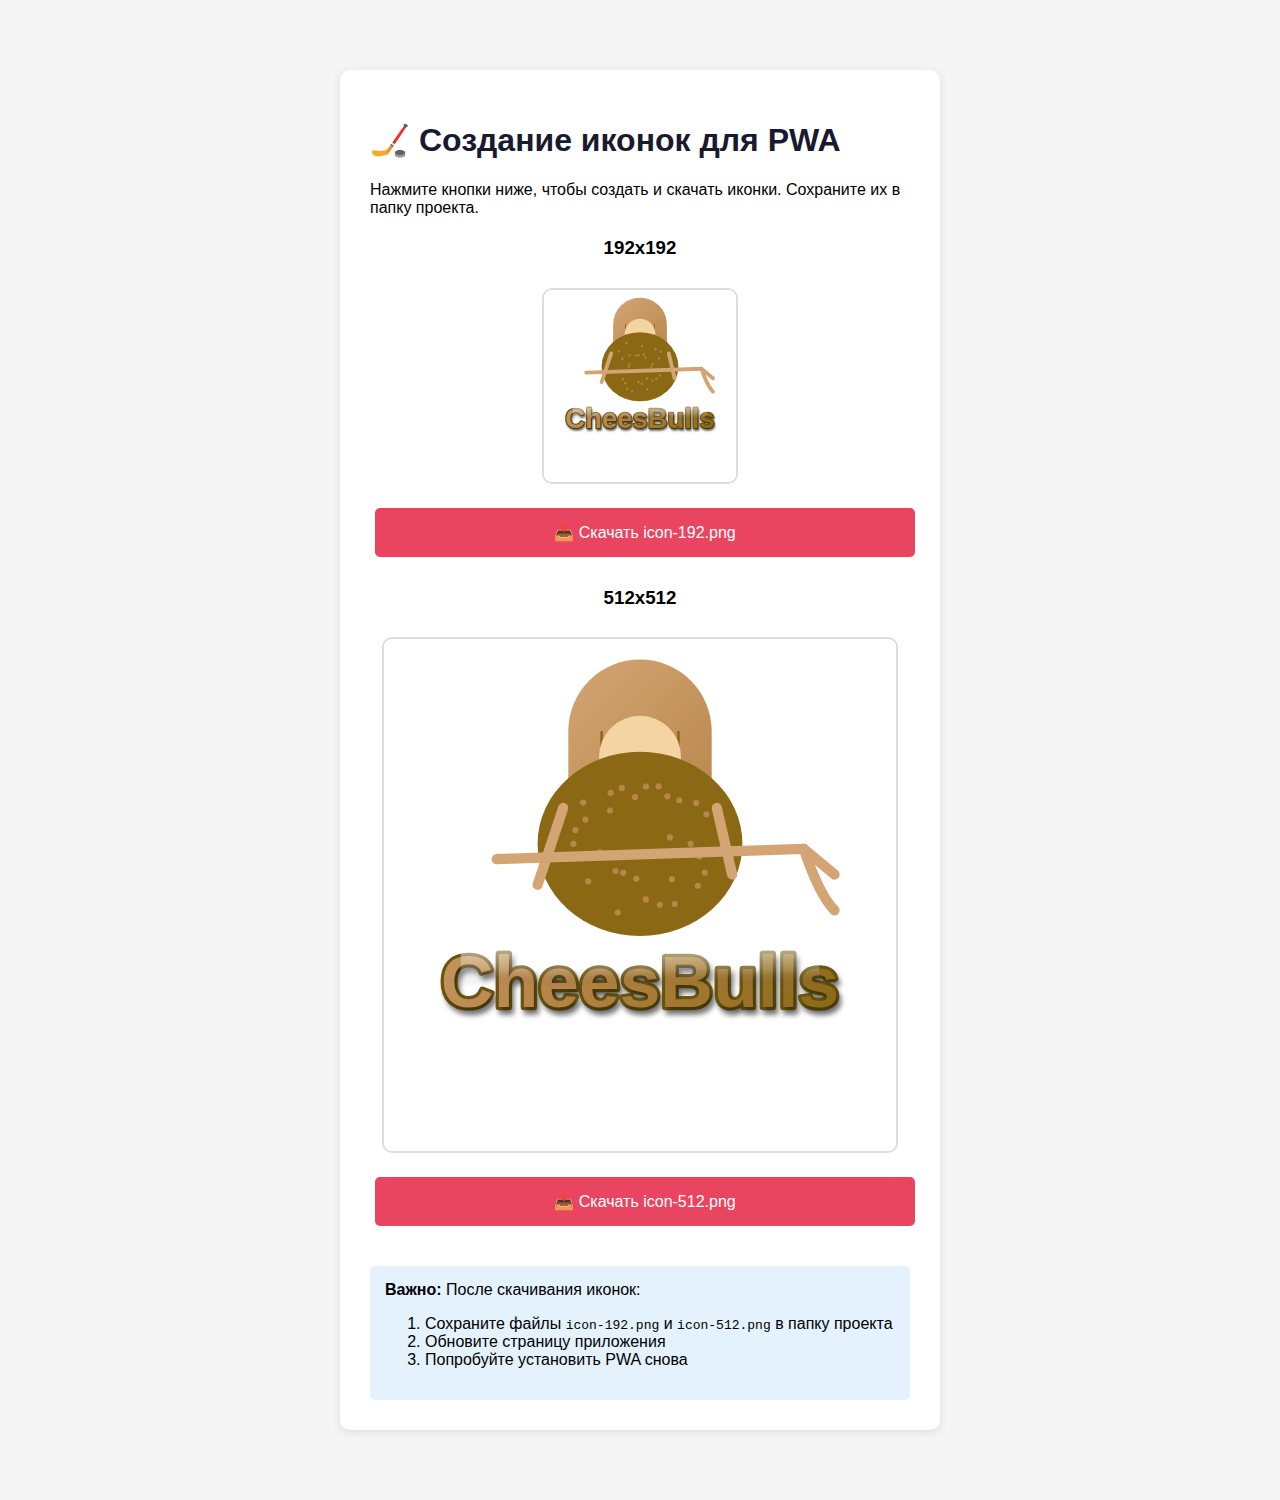
<file: create-icons-simple.html>
<!DOCTYPE html>
<html lang="ru">
<head>
    <meta charset="UTF-8">
    <meta name="viewport" content="width=device-width, initial-scale=1.0">
    <title>Создание иконок PWA</title>
    <style>
        body {
            font-family: Arial, sans-serif;
            max-width: 600px;
            margin: 50px auto;
            padding: 20px;
            background: #f5f5f5;
        }
        .container {
            background: white;
            padding: 30px;
            border-radius: 10px;
            box-shadow: 0 2px 10px rgba(0,0,0,0.1);
        }
        h1 { color: #1a1a2e; }
        button {
            padding: 15px 30px;
            margin: 10px 5px;
            background: #e94560;
            color: white;
            border: none;
            border-radius: 5px;
            cursor: pointer;
            font-size: 16px;
            width: 100%;
        }
        button:hover { background: #d63954; }
        .preview {
            text-align: center;
            margin: 20px 0;
        }
        canvas {
            border: 2px solid #ddd;
            border-radius: 10px;
            margin: 10px;
        }
    </style>
</head>
<body>
    <div class="container">
        <h1>🏒 Создание иконок для PWA</h1>
        <p>Нажмите кнопки ниже, чтобы создать и скачать иконки. Сохраните их в папку проекта.</p>
        
        <div class="preview">
            <h3>192x192</h3>
            <canvas id="canvas192" width="192" height="192"></canvas>
            <br>
            <button onclick="downloadIcon(192)">📥 Скачать icon-192.png</button>
        </div>
        
        <div class="preview">
            <h3>512x512</h3>
            <canvas id="canvas512" width="512" height="512"></canvas>
            <br>
            <button onclick="downloadIcon(512)">📥 Скачать icon-512.png</button>
        </div>
        
        <div style="margin-top: 30px; padding: 15px; background: #e3f2fd; border-radius: 5px;">
            <strong>Важно:</strong> После скачивания иконок:
            <ol>
                <li>Сохраните файлы <code>icon-192.png</code> и <code>icon-512.png</code> в папку проекта</li>
                <li>Обновите страницу приложения</li>
                <li>Попробуйте установить PWA снова</li>
            </ol>
        </div>
    </div>

    <script>
        function drawIcon(canvas, size) {
            const ctx = canvas.getContext('2d');
            
            // Белый фон
            ctx.fillStyle = '#ffffff';
            ctx.fillRect(0, 0, size, size);
            
            // Бронзовый/металлический градиент
            const bronzeGradient = ctx.createLinearGradient(0, 0, size, size);
            bronzeGradient.addColorStop(0, '#e6c89a'); // Светлый бронзовый
            bronzeGradient.addColorStop(0.2, '#d4a574'); 
            bronzeGradient.addColorStop(0.5, '#b8864a'); // Средний
            bronzeGradient.addColorStop(0.8, '#8b6914'); // Темный
            bronzeGradient.addColorStop(1, '#cd853f'); // Медный
            
            const centerX = size / 2;
            const playerTop = size * 0.08;
            const textTop = size * 0.68;
            
            // === ХОККЕИСТ (верхняя часть эмблемы) ===
            
            // Шлем с маской
            ctx.fillStyle = bronzeGradient;
            ctx.beginPath();
            // Верхняя часть шлема (округлая)
            ctx.arc(centerX, playerTop + size * 0.1, size * 0.14, Math.PI, 0, false);
            // Боковые стороны
            ctx.lineTo(centerX + size * 0.14, playerTop + size * 0.2);
            ctx.lineTo(centerX - size * 0.14, playerTop + size * 0.2);
            ctx.closePath();
            ctx.fill();
            
            // Маска шлема (сетка)
            ctx.strokeStyle = '#8b6914';
            ctx.lineWidth = Math.max(1, size / 200);
            for (let i = -3; i <= 3; i++) {
                ctx.beginPath();
                ctx.moveTo(centerX + i * size * 0.025, playerTop + size * 0.1);
                ctx.lineTo(centerX + i * size * 0.025, playerTop + size * 0.2);
                ctx.stroke();
            }
            
            // Лицо под маской (упрощенное)
            ctx.fillStyle = '#f4d4a3';
            ctx.beginPath();
            ctx.arc(centerX, playerTop + size * 0.15, size * 0.08, 0, Math.PI * 2);
            ctx.fill();
            
            // Тело/грудь (текстурированная область)
            ctx.fillStyle = '#8b6914';
            ctx.beginPath();
            ctx.ellipse(centerX, playerTop + size * 0.32, size * 0.2, size * 0.18, 0, 0, Math.PI * 2);
            ctx.fill();
            
            // Текстура на груди (зернистость)
            ctx.fillStyle = '#b8864a';
            const textureSize = size * 0.006;
            for (let i = 0; i < 30; i++) {
                const angle = (i / 30) * Math.PI * 2;
                const radius = (Math.random() * 0.5 + 0.3) * size * 0.18;
                const x = centerX + Math.cos(angle) * radius;
                const y = playerTop + size * 0.32 + Math.sin(angle) * radius;
                ctx.beginPath();
                ctx.arc(x, y, textureSize, 0, Math.PI * 2);
                ctx.fill();
            }
            
            // Плечи и руки
            ctx.strokeStyle = '#d4a574';
            ctx.fillStyle = '#d4a574';
            ctx.lineWidth = Math.max(2, size / 50);
            ctx.lineCap = 'round';
            ctx.lineJoin = 'round';
            
            // Левое плечо и рука
            ctx.beginPath();
            ctx.moveTo(centerX - size * 0.15, playerTop + size * 0.25);
            ctx.lineTo(centerX - size * 0.2, playerTop + size * 0.4);
            ctx.stroke();
            
            // Правое плечо и рука
            ctx.beginPath();
            ctx.moveTo(centerX + size * 0.15, playerTop + size * 0.25);
            ctx.lineTo(centerX + size * 0.18, playerTop + size * 0.38);
            ctx.stroke();
            
            // Клюшка (горизонтально через тело)
            ctx.beginPath();
            ctx.moveTo(centerX - size * 0.28, playerTop + size * 0.35);
            ctx.lineTo(centerX + size * 0.32, playerTop + size * 0.33);
            ctx.lineTo(centerX + size * 0.38, playerTop + size * 0.38);
            ctx.stroke();
            
            // Крюк клюшки
            ctx.beginPath();
            ctx.moveTo(centerX + size * 0.32, playerTop + size * 0.33);
            ctx.quadraticCurveTo(centerX + size * 0.35, playerTop + size * 0.42, centerX + size * 0.38, playerTop + size * 0.45);
            ctx.stroke();
            
            // === ТЕКСТ "CheesBulls" (нижняя часть эмблемы) ===
            const fontSize = Math.max(20, size / 7);
            ctx.font = `bold ${fontSize}px 'Arial Black', Arial, sans-serif`;
            ctx.textAlign = 'center';
            ctx.textBaseline = 'middle';
            
            // Тень текста (для 3D эффекта)
            ctx.shadowColor = 'rgba(0, 0, 0, 0.4)';
            ctx.shadowBlur = size * 0.01;
            ctx.shadowOffsetX = size * 0.005;
            ctx.shadowOffsetY = size * 0.01;
            
            // Обводка текста
            ctx.strokeStyle = '#6b5510';
            ctx.lineWidth = Math.max(1.5, size / 80);
            ctx.strokeText('CheesBulls', centerX, textTop);
            
            // Основной текст с градиентом
            ctx.fillStyle = bronzeGradient;
            ctx.fillText('CheesBulls', centerX, textTop);
            
            // Верхний блик на тексте (металлический эффект)
            ctx.shadowColor = 'transparent';
            const highlightGradient = ctx.createLinearGradient(0, textTop - fontSize/2, 0, textTop);
            highlightGradient.addColorStop(0, 'rgba(255, 255, 255, 0.5)');
            highlightGradient.addColorStop(0.5, 'rgba(255, 255, 255, 0.2)');
            highlightGradient.addColorStop(1, 'transparent');
            ctx.fillStyle = highlightGradient;
            ctx.fillRect(centerX - size * 0.35, textTop - fontSize/2, size * 0.7, fontSize/2);
            
            // Общая тень эмблемы
            ctx.shadowColor = 'rgba(0, 0, 0, 0.15)';
            ctx.shadowBlur = size * 0.02;
            ctx.shadowOffsetX = 0;
            ctx.shadowOffsetY = size * 0.015;
        }

        function downloadIcon(size) {
            const canvas = document.getElementById(`canvas${size}`);
            canvas.toBlob(function(blob) {
                const url = URL.createObjectURL(blob);
                const a = document.createElement('a');
                a.href = url;
                a.download = `icon-${size}.png`;
                document.body.appendChild(a);
                a.click();
                document.body.removeChild(a);
                URL.revokeObjectURL(url);
            }, 'image/png');
        }

        // Рисуем иконки при загрузке
        window.onload = function() {
            drawIcon(document.getElementById('canvas192'), 192);
            drawIcon(document.getElementById('canvas512'), 512);
        };
    </script>
</body>
</html>
</file>
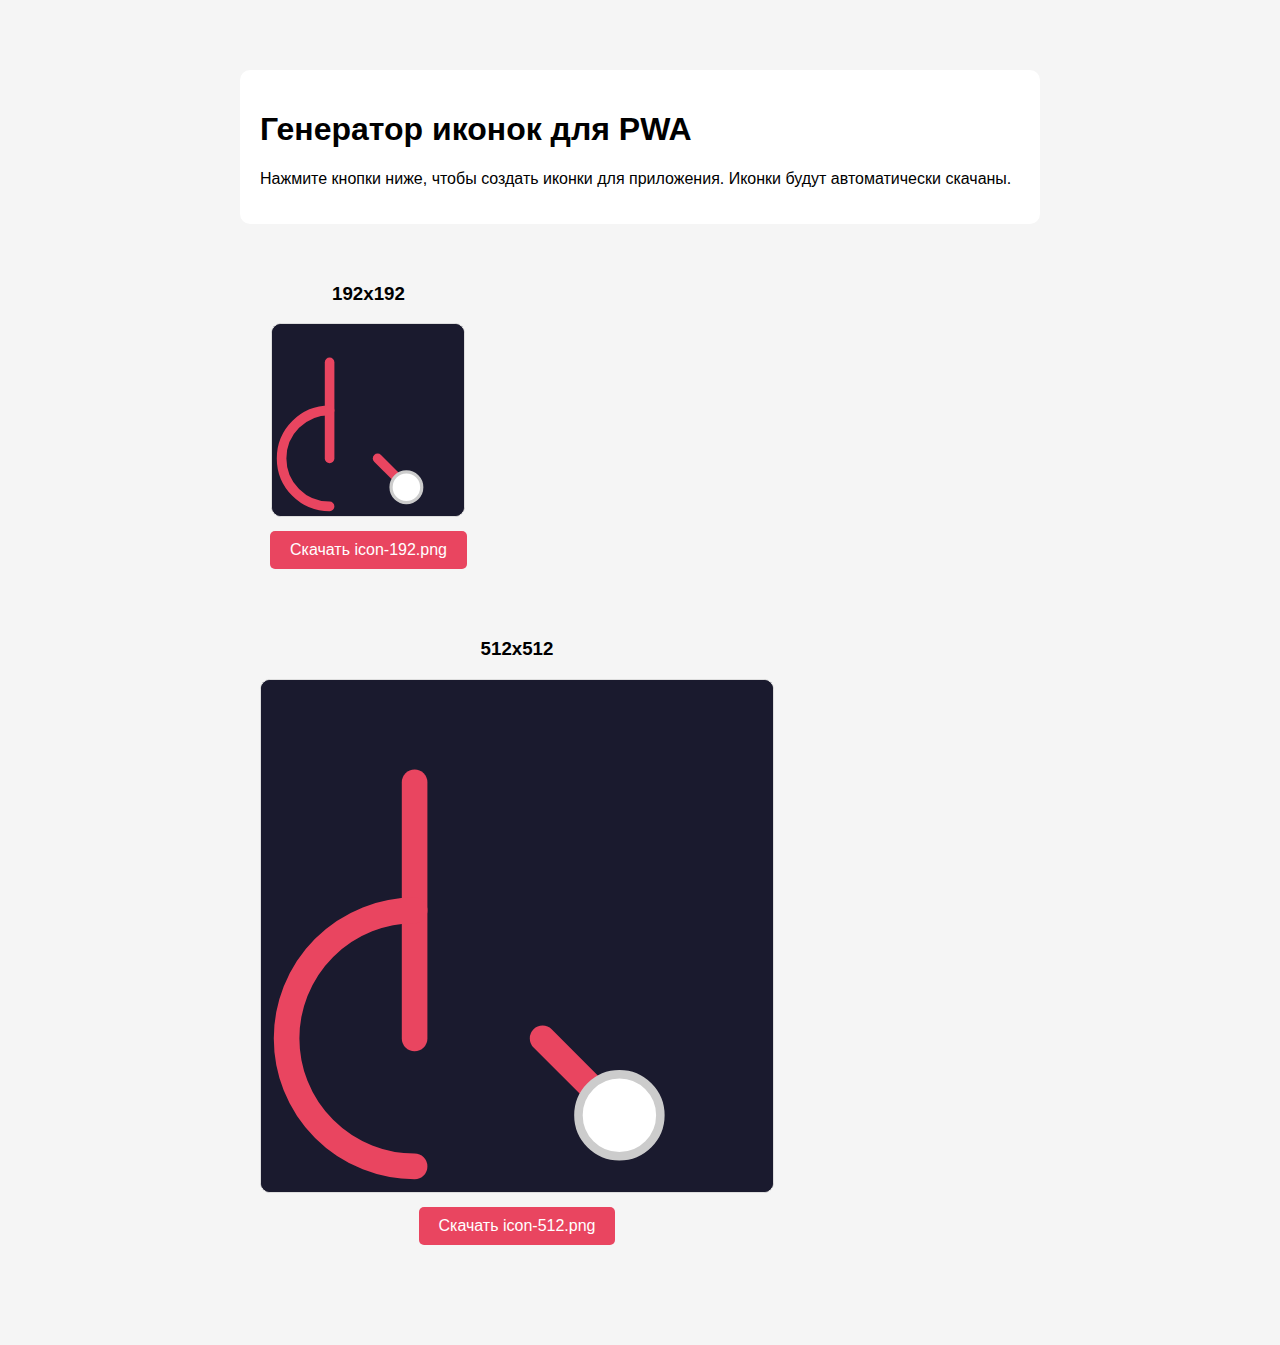
<file: create-icons.html>
<!DOCTYPE html>
<html lang="ru">
<head>
    <meta charset="UTF-8">
    <meta name="viewport" content="width=device-width, initial-scale=1.0">
    <title>Создание иконок</title>
    <style>
        body {
            font-family: Arial, sans-serif;
            max-width: 800px;
            margin: 50px auto;
            padding: 20px;
            background: #f5f5f5;
        }
        .icon-preview {
            display: inline-block;
            margin: 20px;
            text-align: center;
        }
        canvas {
            border: 1px solid #ddd;
            background: #1a1a2e;
            border-radius: 10px;
        }
        button {
            padding: 10px 20px;
            margin: 10px;
            background: #e94560;
            color: white;
            border: none;
            border-radius: 5px;
            cursor: pointer;
            font-size: 16px;
        }
        button:hover {
            background: #d63954;
        }
        .instructions {
            background: white;
            padding: 20px;
            border-radius: 10px;
            margin-bottom: 20px;
        }
    </style>
</head>
<body>
    <div class="instructions">
        <h1>Генератор иконок для PWA</h1>
        <p>Нажмите кнопки ниже, чтобы создать иконки для приложения. Иконки будут автоматически скачаны.</p>
    </div>

    <div class="icon-preview">
        <h3>192x192</h3>
        <canvas id="canvas192" width="192" height="192"></canvas>
        <br>
        <button onclick="downloadIcon(192)">Скачать icon-192.png</button>
    </div>

    <div class="icon-preview">
        <h3>512x512</h3>
        <canvas id="canvas512" width="512" height="512"></canvas>
        <br>
        <button onclick="downloadIcon(512)">Скачать icon-512.png</button>
    </div>

    <script>
        function drawIcon(canvas, size) {
            const ctx = canvas.getContext('2d');
            
            // Фон
            ctx.fillStyle = '#1a1a2e';
            ctx.fillRect(0, 0, size, size);
            
            // Рисуем клюшку
            ctx.strokeStyle = '#e94560';
            ctx.lineWidth = size / 20;
            ctx.lineCap = 'round';
            ctx.lineJoin = 'round';
            
            // Рукоятка клюшки
            ctx.beginPath();
            ctx.moveTo(size * 0.3, size * 0.2);
            ctx.lineTo(size * 0.3, size * 0.7);
            ctx.stroke();
            
            // Изгиб клюшки
            ctx.beginPath();
            ctx.arc(size * 0.3, size * 0.7, size * 0.25, Math.PI / 2, Math.PI * 1.5, false);
            ctx.stroke();
            
            // Крюк клюшки
            ctx.beginPath();
            ctx.moveTo(size * 0.55, size * 0.7);
            ctx.lineTo(size * 0.7, size * 0.85);
            ctx.stroke();
            
            // Шайба
            ctx.fillStyle = '#ffffff';
            ctx.beginPath();
            ctx.arc(size * 0.7, size * 0.85, size * 0.08, 0, Math.PI * 2);
            ctx.fill();
            ctx.strokeStyle = '#cccccc';
            ctx.lineWidth = size / 60;
            ctx.stroke();
        }

        function downloadIcon(size) {
            const canvas = document.getElementById(`canvas${size}`);
            canvas.toBlob(function(blob) {
                const url = URL.createObjectURL(blob);
                const a = document.createElement('a');
                a.href = url;
                a.download = `icon-${size}.png`;
                document.body.appendChild(a);
                a.click();
                document.body.removeChild(a);
                URL.revokeObjectURL(url);
            });
        }

        // Рисуем иконки при загрузке
        window.onload = function() {
            drawIcon(document.getElementById('canvas192'), 192);
            drawIcon(document.getElementById('canvas512'), 512);
        };
    </script>
</body>
</html>
</file>
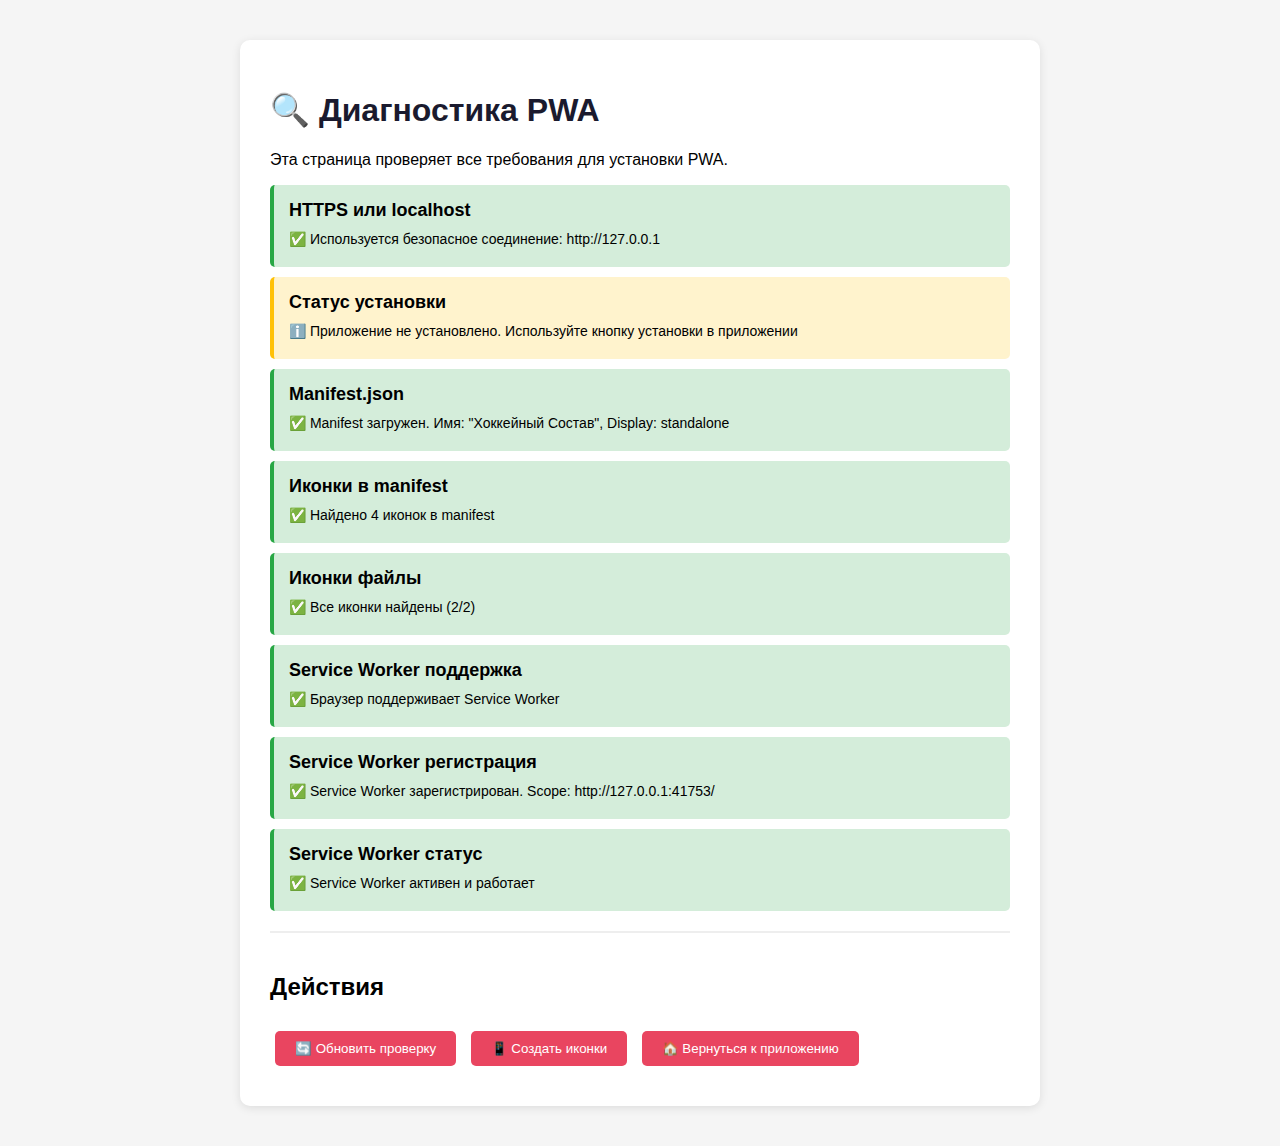
<file: pwa-check.html>
<!DOCTYPE html>
<html lang="ru">
<head>
    <meta charset="UTF-8">
    <meta name="viewport" content="width=device-width, initial-scale=1.0">
    <title>Диагностика PWA</title>
    <style>
        body {
            font-family: Arial, sans-serif;
            max-width: 800px;
            margin: 20px auto;
            padding: 20px;
            background: #f5f5f5;
        }
        .container {
            background: white;
            padding: 30px;
            border-radius: 10px;
            box-shadow: 0 2px 10px rgba(0,0,0,0.1);
        }
        h1 { color: #1a1a2e; }
        .check-item {
            padding: 15px;
            margin: 10px 0;
            border-radius: 5px;
            border-left: 4px solid #ccc;
        }
        .check-item.success {
            background: #d4edda;
            border-color: #28a745;
        }
        .check-item.error {
            background: #f8d7da;
            border-color: #dc3545;
        }
        .check-item.warning {
            background: #fff3cd;
            border-color: #ffc107;
        }
        .check-item h3 {
            margin: 0 0 10px 0;
            font-size: 18px;
        }
        .check-item p {
            margin: 5px 0;
            font-size: 14px;
        }
        code {
            background: #f4f4f4;
            padding: 2px 6px;
            border-radius: 3px;
            font-family: monospace;
        }
        button {
            padding: 10px 20px;
            margin: 10px 5px;
            background: #e94560;
            color: white;
            border: none;
            border-radius: 5px;
            cursor: pointer;
        }
        button:hover { background: #d63954; }
        .actions {
            margin-top: 20px;
            padding-top: 20px;
            border-top: 2px solid #eee;
        }
    </style>
</head>
<body>
    <div class="container">
        <h1>🔍 Диагностика PWA</h1>
        <p>Эта страница проверяет все требования для установки PWA.</p>
        
        <div id="checks"></div>
        
        <div class="actions">
            <h2>Действия</h2>
            <button onclick="location.reload()">🔄 Обновить проверку</button>
            <button onclick="window.location.href='create-icons-simple.html'">📱 Создать иконки</button>
            <button onclick="window.location.href='index.html'">🏠 Вернуться к приложению</button>
        </div>
    </div>

    <script>
        const checks = [];
        
        // Проверка 1: HTTPS или localhost
        function checkHTTPS() {
            const isSecure = location.protocol === 'https:' || 
                           location.hostname === 'localhost' || 
                           location.hostname === '127.0.0.1' ||
                           location.hostname === '';
            const isLocalIP = /^192\.168\.|^10\.|^172\.(1[6-9]|2[0-9]|3[0-1])\./.test(location.hostname);
            
            if (isSecure) {
                checks.push({
                    title: 'HTTPS или localhost',
                    status: 'success',
                    message: `✅ Используется безопасное соединение: ${location.protocol}//${location.hostname}`
                });
            } else if (isLocalIP) {
                checks.push({
                    title: 'HTTPS или localhost',
                    status: 'error',
                    message: `❌ Используется локальный IP (${location.hostname}). Для PWA нужно использовать localhost или HTTPS.`,
                    solution: `💡 Решение: Запустите сервер на localhost:\n` +
                             `   python3 -m http.server 8000\n` +
                             `   Затем откройте: http://localhost:8000`
                });
            } else {
                checks.push({
                    title: 'HTTPS или localhost',
                    status: 'error',
                    message: `❌ Требуется HTTPS или localhost. Текущий: ${location.protocol}//${location.hostname}`
                });
            }
        }
        
        // Проверка 2: Manifest.json
        async function checkManifest() {
            try {
                const response = await fetch('./manifest.json');
                if (!response.ok) throw new Error('Не найден');
                
                const manifest = await response.json();
                const required = ['name', 'short_name', 'start_url', 'display', 'icons'];
                const missing = required.filter(key => !manifest[key]);
                
                if (missing.length > 0) {
                    checks.push({
                        title: 'Manifest.json',
                        status: 'error',
                        message: `❌ Отсутствуют обязательные поля: ${missing.join(', ')}`
                    });
                } else {
                    checks.push({
                        title: 'Manifest.json',
                        status: 'success',
                        message: `✅ Manifest загружен. Имя: "${manifest.name}", Display: ${manifest.display}`
                    });
                    
                    // Проверка иконок в manifest
                    if (manifest.icons && manifest.icons.length > 0) {
                        checks.push({
                            title: 'Иконки в manifest',
                            status: 'success',
                            message: `✅ Найдено ${manifest.icons.length} иконок в manifest`
                        });
                    } else {
                        checks.push({
                            title: 'Иконки в manifest',
                            status: 'error',
                            message: '❌ Нет иконок в manifest.json'
                        });
                    }
                }
            } catch (error) {
                checks.push({
                    title: 'Manifest.json',
                    status: 'error',
                    message: `❌ Ошибка загрузки manifest.json: ${error.message}`
                });
            }
        }
        
        // Проверка 3: Иконки
        async function checkIcons() {
            const icons = ['icon-192.png', 'icon-512.png'];
            let found = 0;
            let missing = [];
            
            for (const icon of icons) {
                try {
                    const response = await fetch(`./${icon}`, { method: 'HEAD' });
                    if (response.ok) {
                        found++;
                    } else {
                        missing.push(icon);
                    }
                } catch (error) {
                    missing.push(icon);
                }
            }
            
            if (found === icons.length) {
                checks.push({
                    title: 'Иконки файлы',
                    status: 'success',
                    message: `✅ Все иконки найдены (${found}/${icons.length})`
                });
            } else {
                checks.push({
                    title: 'Иконки файлы',
                    status: 'error',
                    message: `❌ Отсутствуют иконки: ${missing.join(', ')}. Создайте их с помощью create-icons-simple.html`
                });
            }
        }
        
        // Проверка 4: Service Worker
        async function checkServiceWorker() {
            if ('serviceWorker' in navigator) {
                checks.push({
                    title: 'Service Worker поддержка',
                    status: 'success',
                    message: '✅ Браузер поддерживает Service Worker'
                });
                
                try {
                    const registration = await navigator.serviceWorker.getRegistration();
                    if (registration) {
                        checks.push({
                            title: 'Service Worker регистрация',
                            status: 'success',
                            message: `✅ Service Worker зарегистрирован. Scope: ${registration.scope}`
                        });
                        
                        if (registration.active) {
                            checks.push({
                                title: 'Service Worker статус',
                                status: 'success',
                                message: `✅ Service Worker активен и работает`
                            });
                        } else if (registration.installing) {
                            checks.push({
                                title: 'Service Worker статус',
                                status: 'warning',
                                message: `⚠️ Service Worker устанавливается...`
                            });
                        } else if (registration.waiting) {
                            checks.push({
                                title: 'Service Worker статус',
                                status: 'warning',
                                message: `⚠️ Service Worker ожидает активации`
                            });
                        }
                    } else {
                        // Проверяем, может ли быть зарегистрирован
                        try {
                            const testReg = await navigator.serviceWorker.register('./service-worker.js', { scope: './' });
                            checks.push({
                                title: 'Service Worker регистрация',
                                status: 'warning',
                                message: '⚠️ Service Worker не был зарегистрирован, но может быть зарегистрирован. Проверьте app.js'
                            });
                        } catch (regError) {
                            checks.push({
                                title: 'Service Worker регистрация',
                                status: 'error',
                                message: `❌ Service Worker не зарегистрирован. Ошибка: ${regError.message}`
                            });
                        }
                    }
                } catch (error) {
                    checks.push({
                        title: 'Service Worker',
                        status: 'error',
                        message: `❌ Ошибка проверки Service Worker: ${error.message}`
                    });
                }
            } else {
                checks.push({
                    title: 'Service Worker поддержка',
                    status: 'error',
                    message: '❌ Service Worker не поддерживается в этом браузере. Попробуйте Chrome, Edge или Firefox'
                });
            }
        }
        
        // Проверка 5: beforeinstallprompt
        function checkInstallPrompt() {
            let deferredPrompt = null;
            window.addEventListener('beforeinstallprompt', (e) => {
                deferredPrompt = e;
            });
            
            setTimeout(() => {
                if (deferredPrompt) {
                    checks.push({
                        title: 'Установка PWA',
                        status: 'success',
                        message: '✅ Браузер готов к установке PWA (beforeinstallprompt сработал)'
                    });
                } else {
                    checks.push({
                        title: 'Установка PWA',
                        status: 'warning',
                        message: '⚠️ beforeinstallprompt не сработал. Возможные причины: уже установлено, не все требования выполнены, или браузер не поддерживает'
                    });
                }
            }, 2000);
        }
        
        // Проверка 6: Уже установлено?
        function checkInstalled() {
            const isStandalone = window.matchMedia('(display-mode: standalone)').matches;
            const isIOSStandalone = window.navigator.standalone === true;
            
            if (isStandalone || isIOSStandalone) {
                checks.push({
                    title: 'Статус установки',
                    status: 'success',
                    message: '✅ Приложение уже установлено как PWA!'
                });
            } else {
                checks.push({
                    title: 'Статус установки',
                    status: 'warning',
                    message: 'ℹ️ Приложение не установлено. Используйте кнопку установки в приложении'
                });
            }
        }
        
        // Отображение результатов
        function displayChecks() {
            const container = document.getElementById('checks');
            container.innerHTML = '';
            
            checks.forEach(check => {
                const div = document.createElement('div');
                div.className = `check-item ${check.status}`;
                let html = `
                    <h3>${check.title}</h3>
                    <p>${check.message}</p>
                `;
                if (check.solution) {
                    html += `<p style="margin-top: 10px; font-weight: bold; white-space: pre-line;">${check.solution}</p>`;
                }
                div.innerHTML = html;
                container.appendChild(div);
            });
        }
        
        // Запуск всех проверок
        async function runChecks() {
            checkHTTPS();
            checkInstalled();
            await checkManifest();
            await checkIcons();
            await checkServiceWorker();
            checkInstallPrompt();
            
            setTimeout(displayChecks, 500);
        }
        
        // Запуск при загрузке
        runChecks();
    </script>
</body>
</html>
</file>
